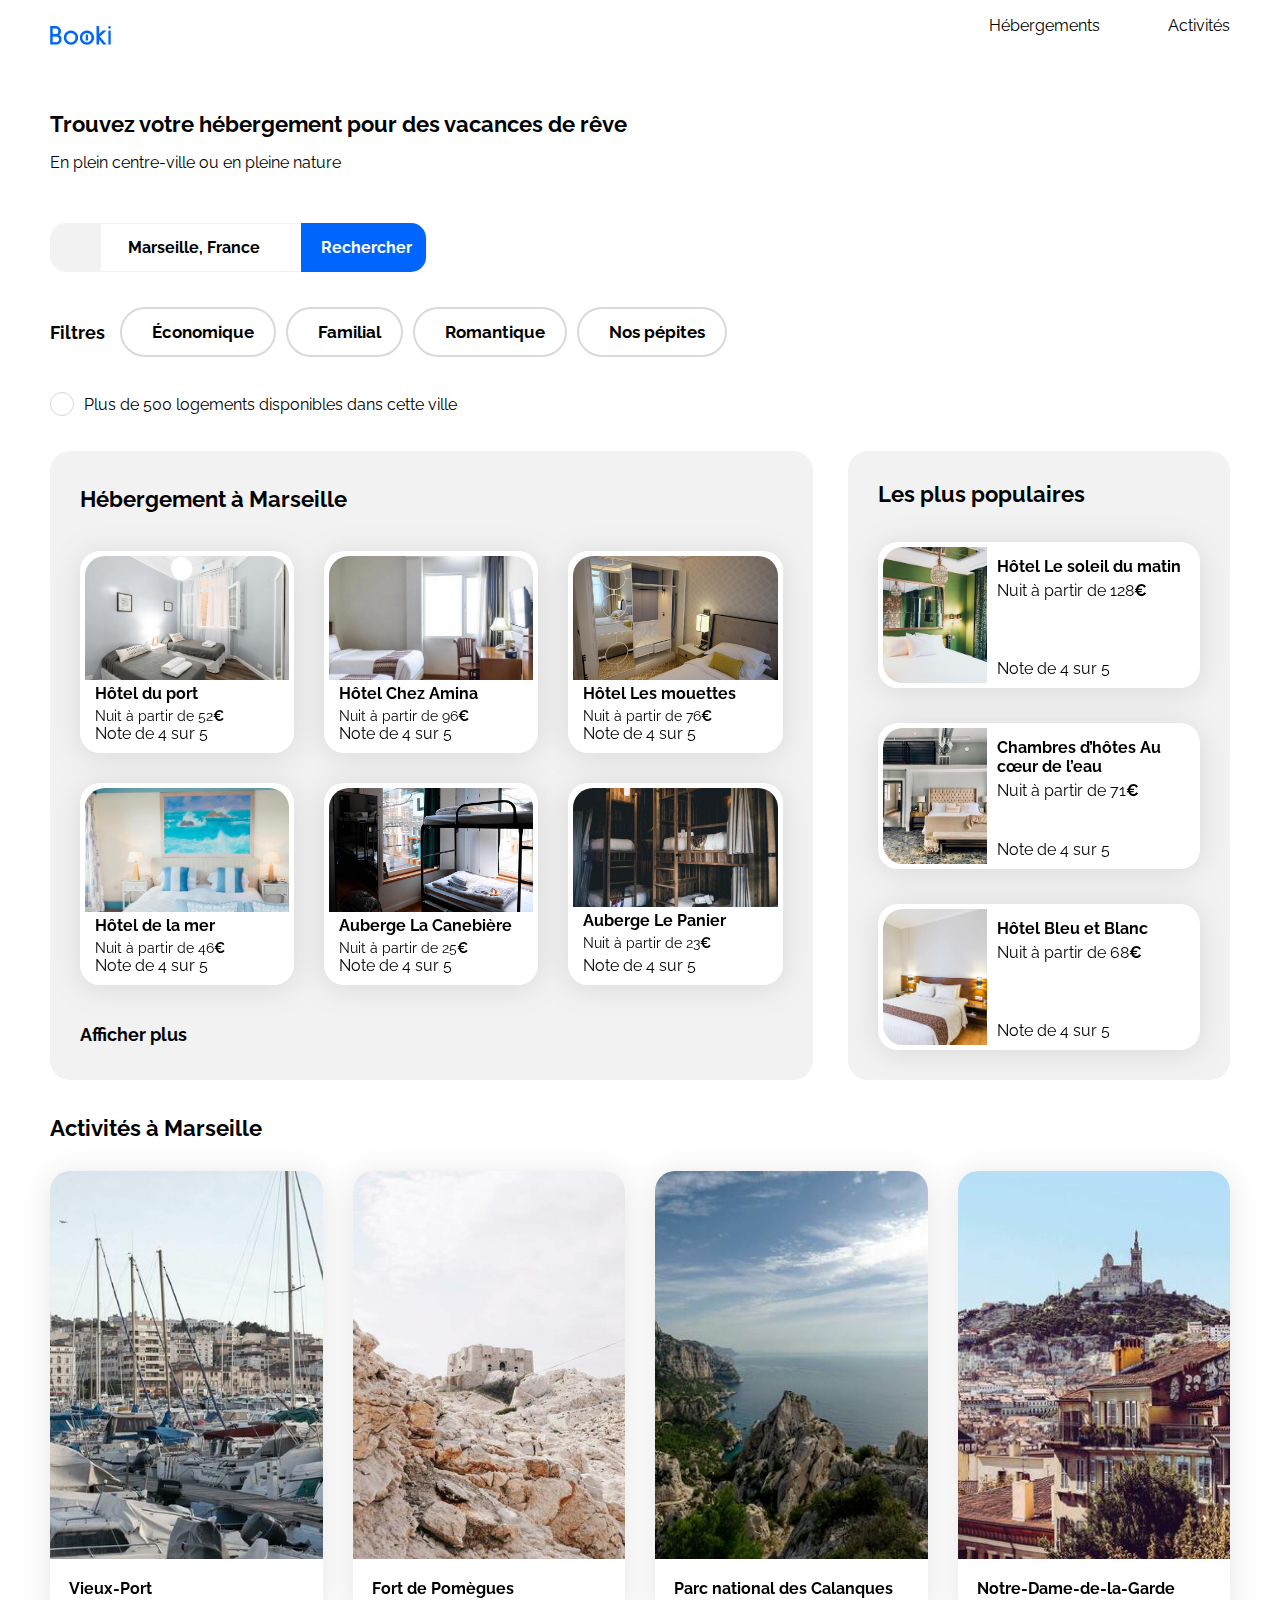
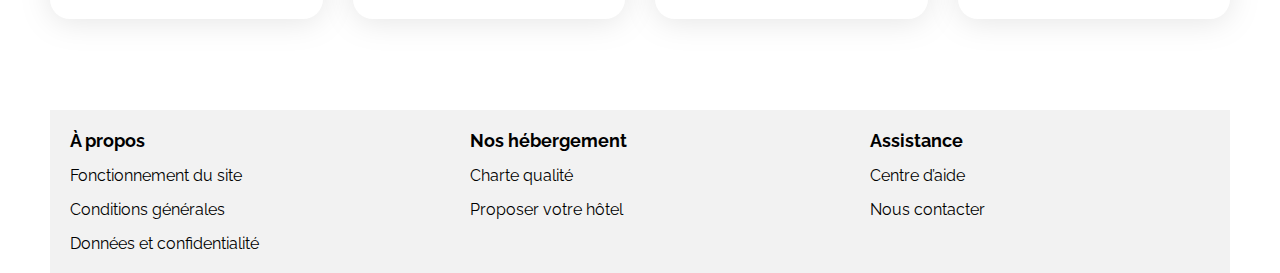
<file: index.html>
<!DOCTYPE html>
<html lang="fr">

<head>
    <meta charset="UTF-8">
    <meta name="viewport" content="width=device-width, initial-scale=1.0">
    <title>Booki</title>
    <link rel="preconnect" href="https://fonts.googleapis.com">
    <link rel="preconnect" href="https://fonts.gstatic.com" crossorigin>
    <link href="https://fonts.googleapis.com/css2?family=Raleway:wght@400;500;700&display=swap" rel="stylesheet">
    <link rel="stylesheet" href="https://cdnjs.cloudflare.com/ajax/libs/font-awesome/6.2.1/css/all.min.css"
        integrity="sha512-MV7K8+y+gLIBoVD59lQIYicR65iaqukzvf/nwasF0nqhPay5w/9lJmVM2hMDcnK1OnMGCdVK+iQrJ7lzPJQd1w=="
        crossorigin="anonymous" referrerpolicy="no-referrer">
    <link rel="stylesheet" href="./css/utilities.css">
    <link rel="stylesheet" href="./css/style.css">
</head>

<body class="flex justify-center p-0 m-0">
    <div class="main-container container">
        <header class="mb-30">
            <nav id="navbar" class="flex flex-wrap justify-between gap-20 items-center">
                <img src="images/logo/Booki.png" alt="Logo de Booki" class="logo mt-20">
                <ul class="nav-links flex justify-between h-full">
                    <li class="h-full no-style"><a href="#lodgements">Hébergements</a></li>
                    <li class="h-full no-style"><a href="#activities">Activités</a></li>
                </ul>
            </nav>
        </header>
        <main class="flex flex-col gap-35">
            <div id="title-text">
                <h1 class="title text-22 mt-30">Trouvez votre hébergement pour des vacances de rêve</h1>
                <p>En plein centre-ville ou en pleine nature</p>
            </div>
            <div id="search-bar" class="p-0">
                <form action="#" method="get" class="search-form flex items-center justify-between w-full h-full">
                    <i
                        class="fa-solid fa-location-dot flex justify-center items-center h-full rounded-l-15 bg-main-color text-black w-50px"></i>
                    <input type="search" name="search" id="search-input" placeholder="Marseille, France"
                        class="text-center w-half h-full text-16 font-bold no-border">
                    <button type="submit" id="search-btn"
                        class="search-btn w-third main-color text-white font-bold text-16 py-15 px-20 no-border rounded-r-15 box-sizing">
                        <span>Rechercher</span>
                        <i class="fa-solid fa-magnifying-glass text-white justify-center items-center"></i>
                    </button>
                </form>
            </div>
            <div id="flex-filters" class="flex items-center justify-start gap-15 h-50">
                <h2 id="filter-title" class="text-18 font-bold">Filtres</h2>
                <div id="filters" class="flex items-center justify-between gap-10 my-25 h-50">
                    <div id="filter-economy"
                        class="filter-container flex justify-center items-center h-full gap-10 px-20 border rounded-25 bg-filter-color">
                        <i class="fa-solid fa-money-bill-wave"></i>
                        <a href="#" class="filter-link text-black text-17 font-bold">Économique</a>
                    </div>
                    <div id="filter-family"
                        class="filter-container flex justify-center items-center h-full gap-10 px-20 border rounded-25 bg-filter-color">
                        <i class="fa-solid fa-person"></i>
                        <a href="#" class="filter-link text-black text-17 font-bold">Familial</a>
                    </div>
                    <div id="filter-romantic"
                        class="filter-container flex justify-center items-center h-full gap-10 px-20 border rounded-25 bg-filter-color">
                        <i class="fa-solid fa-heart"></i>
                        <a href="#" class="filter-link text-black text-17 font-bold">Romantique</a>
                    </div>
                    <div id="filter-trendy"
                        class="filter-container flex justify-center items-center h-full gap-10 px-20 border rounded-25 bg-filter-color">
                        <i class="fa-solid fa-fire"></i>
                        <a href="#" class="filter-link text-black text-17 font-bold">Nos pépites</a>
                    </div>
                </div>
            </div>
            <div id="nb-results" class="flex justify-start items-center gap-10">
                <i id="info_logo" class="fa-solid fa-info flex justify-center items-center border rounded-full"></i>
                <p class="m-0">Plus de 500 logements disponibles dans cette ville</p>
            </div>
            <div class="lodgements-and-popular flex justify-between gap-35">
                <section id="lodgements"
                    class="lodgements flex flex-col justify-around w-two-thirds p-30 gap-30 box-sizing rounded-20 bg-main-color">
                    <div class="lodgements-title flex justify-between items-center">
                        <h2 class="section-title m-0 text-22">Hébergement à Marseille</h2>
                    </div>
                    <div class="lodgements-cards flex flex-wrap justify-between gap-30">
                        <a href="#">
                            <article class="card flex-col box-sizing w-full h-full">
                                <img src="./images/hebergements/fred-kleber.jpg"
                                    alt="Image de la chambre d'hôtel montrant un lit"
                                    class="self-center img-cover w-full rounded-t-20">
                                <div class="card-content justify-between pl-10 flex flex-col">
                                    <div class="card-txt">
                                        <h3 class="card-title text-16 mb-5">Hôtel du port</h3>
                                        <p class="card-subtitle text-14 m-0">Nuit à partir de 52<span
                                                class="euro font-bold">€</span></p>
                                    </div>
                                    <div class="card-rating mb-5">
                                        <i class="fa-xs fa-solid fa-star" aria-hidden="true"></i>
                                        <i class="fa-xs fa-solid fa-star" aria-hidden="true"></i>
                                        <i class="fa-xs fa-solid fa-star" aria-hidden="true"></i>
                                        <i class="fa-xs fa-solid fa-star" aria-hidden="true"></i>
                                        <i class="fa-xs fa-solid fa-star neutral-star" aria-hidden="true"></i>
                                        <span class="sr-only">Note de 4 sur 5</span>
                                    </div>
                                </div>
                            </article>
                        </a>
                        <a href="#">
                            <article class="card flex-col box-sizing w-full h-full">
                                <img src="./images/hebergements/febrian-zakaria.jpg"
                                    alt="Image de la chambre d'hôtel montrant un lit"
                                    class="self-center img-cover w-full rounded-t-20">
                                <div class="card-content justify-between pl-10 flex flex-col">
                                    <div class="card-txt">
                                        <h3 class="card-title text-16 mb-5">Hôtel Chez Amina</h3>
                                        <p class="card-subtitle text-14 m-0">Nuit à partir de 96<span
                                                class="euro font-bold">€</span></p>
                                    </div>
                                    <div class="card-rating mb-5">
                                        <i class="fa-xs fa-solid fa-star" aria-hidden="true"></i>
                                        <i class="fa-xs fa-solid fa-star" aria-hidden="true"></i>
                                        <i class="fa-xs fa-solid fa-star" aria-hidden="true"></i>
                                        <i class="fa-xs fa-solid fa-star" aria-hidden="true"></i>
                                        <i class="fa-xs fa-solid fa-star neutral-star" aria-hidden="true"></i>
                                        <span class="sr-only">Note de 4 sur 5</span>
                                    </div>
                                </div>
                            </article>
                        </a>
                        <a href="#">
                            <article class="card flex-col box-sizing w-full h-full">
                                <img src="./images/hebergements/reisetopia.jpg"
                                    alt="Image de la chambre d'hôtel montrant un lit"
                                    class="self-center img-cover w-full rounded-t-20">
                                <div class="card-content justify-between pl-10 flex flex-col">
                                    <div class="card-txt">
                                        <h3 class="card-title text-16 mb-5">Hôtel Les mouettes</h3>
                                        <p class="card-subtitle text-14 m-0">Nuit à partir de 76<span
                                                class="euro font-bold">€</span></p>
                                    </div>
                                    <div class="card-rating mb-5">
                                        <i class="fa-xs fa-solid fa-star" aria-hidden="true"></i>
                                        <i class="fa-xs fa-solid fa-star" aria-hidden="true"></i>
                                        <i class="fa-xs fa-solid fa-star" aria-hidden="true"></i>
                                        <i class="fa-xs fa-solid fa-star" aria-hidden="true"></i>
                                        <i class="fa-xs fa-solid fa-star neutral-star" aria-hidden="true"></i>
                                        <span class="sr-only">Note de 4 sur 5</span>
                                    </div>
                                </div>
                            </article>
                        </a>
                        <a href="#">
                            <article class="card flex-col box-sizing w-full h-full">
                                <img src="./images/hebergements/annie-spratt.jpg"
                                    alt="Image de la chambre d'hôtel montrant un lit"
                                    class="self-center img-cover w-full rounded-t-20">
                                <div class="card-content justify-between pl-10 flex flex-col">
                                    <div class="card-txt">
                                        <h3 class="card-title text-16 mb-5">Hôtel de la mer</h3>
                                        <p class="card-subtitle text-14 m-0">Nuit à partir de 46<span
                                                class="euro font-bold">€</span></p>
                                    </div>
                                    <div class="card-rating mb-5">
                                        <i class="fa-xs fa-solid fa-star" aria-hidden="true"></i>
                                        <i class="fa-xs fa-solid fa-star" aria-hidden="true"></i>
                                        <i class="fa-xs fa-solid fa-star" aria-hidden="true"></i>
                                        <i class="fa-xs fa-solid fa-star" aria-hidden="true"></i>
                                        <i class="fa-xs fa-solid fa-star neutral-star" aria-hidden="true"></i>
                                        <span class="sr-only">Note de 4 sur 5</span>
                                    </div>
                                </div>
                            </article>
                        </a>
                        <a href="#">
                            <article class="card flex-col box-sizing w-full h-full">
                                <img src="./images/hebergements/marcus-loke.jpg"
                                    alt="Image de la chambre d'hôtel montrant un lit"
                                    class="self-center img-cover w-full rounded-t-20">
                                <div class="card-content justify-between pl-10 flex flex-col">
                                    <div class="card-txt">
                                        <h3 class="card-title text-16 mb-5">Auberge La Canebière</h3>
                                        <p class="card-subtitle text-14 m-0">Nuit à partir de 25<span
                                                class="euro font-bold">€</span></p>
                                    </div>
                                    <div class="card-rating mb-5">
                                        <i class="fa-xs fa-solid fa-star" aria-hidden="true"></i>
                                        <i class="fa-xs fa-solid fa-star" aria-hidden="true"></i>
                                        <i class="fa-xs fa-solid fa-star" aria-hidden="true"></i>
                                        <i class="fa-xs fa-solid fa-star" aria-hidden="true"></i>
                                        <i class="fa-xs fa-solid fa-star neutral-star" aria-hidden="true"></i>
                                        <span class="sr-only">Note de 4 sur 5</span>
                                    </div>
                                </div>
                            </article>
                        </a>
                        <a href="#">
                            <article class="card flex-col box-sizing w-full h-full">
                                <img src="./images/hebergements/nicate-lee.jpg"
                                    alt="Image de la chambre d'hôtel montrant un lit"
                                    class="self-center img-cover w-full rounded-t-20">
                                <div class="card-content justify-between pl-10 flex flex-col">
                                    <div class="card-txt">
                                        <h3 class="card-title text-16 mb-5">Auberge Le Panier</h3>
                                        <p class="card-subtitle text-14 m-0">Nuit à partir de 23<span
                                                class="euro font-bold">€</span></p>
                                    </div>
                                    <div class="card-rating mb-5">
                                        <i class="fa-xs fa-solid fa-star" aria-hidden="true"></i>
                                        <i class="fa-xs fa-solid fa-star" aria-hidden="true"></i>
                                        <i class="fa-xs fa-solid fa-star" aria-hidden="true"></i>
                                        <i class="fa-xs fa-solid fa-star" aria-hidden="true"></i>
                                        <i class="fa-xs fa-solid fa-star neutral-star" aria-hidden="true"></i>
                                        <span class="sr-only">Note de 4 sur 5</span>
                                    </div>
                                </div>
                            </article>
                        </a>
                    </div>
                    <a href="#" id="display-more" class="font-bold text-18">Afficher plus</a>
                </section>
                <section id="popular" class="popular w-third p-30 rounded-20 bg-main-color">
                    <div class="popular-title flex justify-between items-center">
                        <h2 class="section-title m-0 text-22">Les plus populaires</h2>
                        <i class="fa-solid fa-chart-line" aria-hidden="true"></i>
                    </div>
                    <div class="popular-cards">
                        <a href="#">
                            <article class="card flex mt-35">
                                <img src="./images/hebergements/emile-guillemot.jpg"
                                    alt="Image de la chambre d'hôtel montrant un lit"
                                    class="w-third rounded-l-20 img-cover">
                                <div class="card-content flex flex-col justify-between w-two-thirds box-sizing pl-10">
                                    <div class="card-txt">
                                        <h3 class="card-title text-16 mb-5">Hôtel Le soleil du matin</h3>
                                        <p class="card-subtitle m-0">Nuit à partir de 128<span
                                                class="euro font-bold">€</span></p>
                                    </div>
                                    <div class="card-rating mb-5">
                                        <i class="fa-xs fa-solid fa-star" aria-hidden="true"></i>
                                        <i class="fa-xs fa-solid fa-star" aria-hidden="true"></i>
                                        <i class="fa-xs fa-solid fa-star" aria-hidden="true"></i>
                                        <i class="fa-xs fa-solid fa-star" aria-hidden="true"></i>
                                        <i class="fa-xs fa-solid fa-star neutral-star" aria-hidden="true"></i>
                                        <span class="sr-only">Note de 4 sur 5</span>
                                    </div>
                                </div>
                            </article>
                        </a>
                        <a href="#">
                            <article class="card flex mt-35">
                                <img src="./images/hebergements/aw-creative.jpg"
                                    alt="Image de la chambre d'hôtel montrant un lit"
                                    class="w-third rounded-l-20 img-cover">
                                <div class="card-content flex flex-col justify-between w-two-thirds box-sizing pl-10">
                                    <div class="card-txt">
                                        <h3 class="card-title text-16 mb-5">Chambres d’hôtes Au cœur de l’eau</h3>
                                        <p class="card-subtitle m-0">Nuit à partir de 71<span
                                                class="euro font-bold">€</span></p>
                                    </div>
                                    <div class="card-rating mb-5">
                                        <i class="fa-xs fa-solid fa-star" aria-hidden="true"></i>
                                        <i class="fa-xs fa-solid fa-star" aria-hidden="true"></i>
                                        <i class="fa-xs fa-solid fa-star" aria-hidden="true"></i>
                                        <i class="fa-xs fa-solid fa-star" aria-hidden="true"></i>
                                        <i class="fa-xs fa-solid fa-star neutral-star" aria-hidden="true"></i>
                                        <span class="sr-only">Note de 4 sur 5</span>
                                    </div>
                                </div>
                            </article>
                        </a>
                        <a href="#">
                            <article class="card flex mt-35">
                                <img src="./images/hebergements/febrian-zakaria2.jpg"
                                    alt="Image de la chambre d'hôtel montrant un lit"
                                    class="w-third rounded-l-20 img-cover">
                                <div class="card-content flex flex-col justify-between w-two-thirds box-sizing pl-10">
                                    <div class="card-txt">
                                        <h3 class="card-title text-16 mb-5">Hôtel Bleu et Blanc</h3>
                                        <p class="card-subtitle m-0">Nuit à partir de 68<span
                                                class="euro font-bold">€</span></p>
                                    </div>
                                    <div class="card-rating mb-5">
                                        <i class="fa-xs fa-solid fa-star" aria-hidden="true"></i>
                                        <i class="fa-xs fa-solid fa-star" aria-hidden="true"></i>
                                        <i class="fa-xs fa-solid fa-star" aria-hidden="true"></i>
                                        <i class="fa-xs fa-solid fa-star" aria-hidden="true"></i>
                                        <i class="fa-xs fa-solid fa-star neutral-star" aria-hidden="true"></i>
                                        <span class="sr-only">Note de 4 sur 5</span>
                                    </div>
                                </div>
                            </article>
                        </a>
                    </div>
                </section>
            </div>
            <section id="activities" class="flex flex-col gap-30">
                <h2 class="section-title m-0 text-22">Activités à Marseille</h2>
                <div class="activities-cards flex flex-wrap w-full h-four-fifth gap-30 p-0">
                    <a href="#" class="h-full">
                        <article class="card flex flex-col justify-between h-full p-0 gap-0">
                            <img src="./images/activites/reno-laithienne.jpg"
                                alt="Image de la chambre d'hôtel montrant un lit"
                                class="w-full no-border rounded-t-20 img-cover">
                            <div class="card-txt flex items-center">
                                <h3 class="card-title text-16 m-0">Vieux-Port</h3>
                            </div>
                        </article>
                    </a>
                    <a href="#" class="h-full">
                        <article class="card flex flex-col justify-between h-full p-0 gap-0">
                            <img src="./images/activites/paul-hermann.jpg"
                                alt="Image de la chambre d'hôtel montrant un lit"
                                class="w-full no-border rounded-t-20 img-cover">
                            <div class="card-txt flex items-center">
                                <h3 class="card-title text-16 m-0">Fort de Pomègues</h3>
                            </div>
                        </article>
                    </a>
                    <a href="#" class="h-full">
                        <article class="card flex flex-col justify-between h-full p-0 gap-0">
                            <img src="./images/activites/kilyan-sockalingum.jpg"
                                alt="Image de la chambre d'hôtel montrant un lit"
                                class="w-full no-border rounded-t-20 img-cover">
                            <div class="card-txt flex items-center">
                                <h3 class="card-title text-16 m-0">Parc national des Calanques</h3>
                            </div>
                        </article>
                    </a>
                    <a href="#" class="h-full">
                        <article class="card flex flex-col justify-between h-full p-0 gap-0">
                            <img src="./images/activites/florian-wehde.jpg"
                                alt="Image de la chambre d'hôtel montrant un lit"
                                class="w-full no-border rounded-t-20 img-cover">
                            <div class="card-txt flex items-center">
                                <h3 class="card-title text-16 m-0">Notre-Dame-de-la-Garde</h3>
                            </div>
                        </article>
                    </a>
                </div>
            </section>
        </main>

        <footer>
            <nav id="footer-nav" class="flex justify-between gap-20 w-full mt-35 bg-main-color">
                <div class="footer-div flex flex-col gap-15 p-20 h-full">
                    <h3 class="footer-title flex items-center m-0 text-18">À propos</h3>
                    <ul class="flex flex-col items-start justify-start gap-15 m-0 p-0 no-style">
                        <li><a href="#">Fonctionnement du site</a></li>
                        <li><a href="#">Conditions générales</a></li>
                        <li><a href="#">Données et confidentialité</a></li>
                    </ul>
                </div>
                <div class="footer-div flex flex-col gap-15 p-20 h-full">
                    <h3 class="footer-title flex m-0 text-18">Nos hébergement</h3>
                    <ul class="flex flex-col items-start justify-start gap-15 m-0 p-0 no-style">
                        <li><a href="#">Charte qualité</a></li>
                        <li><a href="#">Proposer votre hôtel</a></li>
                    </ul>
                </div>
                <div class="footer-div flex flex-col gap-15 p-20 h-full">
                    <h3 class="footer-title flex m-0 text-18">Assistance</h3>
                    <ul class="flex flex-col items-start justify-start gap-15 m-0 p-0 no-style">
                        <li><a href="#">Centre d’aide</a></li>
                        <li><a href="#">Nous contacter</a></li>
                    </ul>
                </div>
            </nav>
        </footer>
    </div>
</body>

</html>
</file>
<file: css/style.css>
/****** Header *******/

/********** Navbar ***********/
#navbar ul {
    gap: 68px;
}
#navbar ul li a:hover {
    color: var(--main-color);
    border-top: 2px solid var(--main-color);
    padding-top: calc(1rem - 2px);
}
#navbar img {
    width: 61px;
    height: 19px;
}

/**** Main ****/
#info_logo {
    width: 24px;  /* Taille du rond */
    height: 24px; /* Taille du rond */
    border-width: 1px;
}
#info_logo::before {
    font-size: 10px; /* Taille du texte correspondant à la hauteur */
}

/****** Search and Filters ***********/
#search-bar {
    width: 377px;
    height: 49px;
}
.search-form {
    border-left: none;
    border-right: none;
    border: 1px solid var(--main-bg-color);
    border-radius: 15px;
}
input::placeholder {
    color: black;
}
#search-btn .fa-solid {
    display: none;
}

/****** lodgements ***********/
.lodgements a {
    width: calc((100% - 60px) / 3);
}
.lodgements-cards .card-title {
    margin-top: 4px;
}
.lodgements-cards .card-content {
    height: 40%;
    width: 100%;
}
.lodgements-cards img {
    height: 124px;
}

/****** popular ***********/
.popular-cards img {
    height: 136px;
}
.popular-cards .card-title {
    margin-top: 10px;
}

/****** Activités ***********/
#activities {
    height: 560px;
}
.activities-cards a {
    width: calc((100% - 90px) / 4);
}
.activities-cards img {
    height: 86.5%;
}
.activities-cards a .card .card-txt {
    height: 13.4%;
    padding: 0 19px;
    align-items: center;
}

/******** Footer ***********/
#footer-nav {
    height: 8.62%;
}
.footer-div {
    width: calc((100%) / 3);
}

/****** Media queries ***********/
/* Medium devices (tablets, less/equal than 1024px) */
@media (max-width: 1024px) {

    /**** Filters ****/
    #flex-filters {
        height: 91px;
        width: 668px;
        gap: 20px;
        flex-direction: column;
        align-items: flex-start;
    }
    #filter-title {
        margin: 0;
    }
    #filters {
        height: 100%;
        width: 100%;
        margin: 0;
    }
    .filter-container {
        padding: 0;
        height: 46px;
        width: 100%;
    }
    .filter-link {
        font-size: 16px;
    }
    #filters-txt h2 {
        margin: 0;
    }

    /**** Main ****/

    /***** Lodgements and Popular *****/
    .lodgements-and-popular {
        flex-direction: column;
    }
    .lodgements {
        width: 100%;
        height: 43.75%;
    }
    .lodgements-cards .card {
        flex-basis: calc(50% - 60px);
    }
    .popular {
        width: 100%;
        margin-top: 20px;
        gap: 20px;
    }
    .popular-cards {
        display: flex;
        flex-direction: row;
        justify-content: space-between;
    }
    .popular-cards a {
        width: 30%;
    }
    .popular-cards a .card {
        margin-top: 20px;
    }
    .popular-cards .card-title {
        font-size: 14px;
    }
    .popular-cards .card-subtitle {
        font-size: 13px;
    }

    /***** Activities *****/
    #activities {
        height: 390px;
    }
    .activities-cards {
        height: 270px;
    }
    .activities-cards .card a {
        width: calc((100% - 30px) / 4);
    }
    .activities-cards .card img {
        height: 74%;
    }
    .activities-cards a .card .card-txt {
        height: 26%;
        justify-self: center;
    }
    .activities-cards a .card .card-txt h3 {
        margin: 0;
        align-self: center;
    }
}

/* Small devices (phones, less than 768px) */
@media (max-width: 768px) {

    /* ... */
    .main-container {
        padding: 0;
    }
    header {
        display: flex;
        flex-direction: column;
        gap: 35px;
    }

    /**** Header ****/
    .title {
        margin: 0;
    }

    /* Navbar */
    #navbar {
        flex-direction: column;
        gap: 30px;
    }
    #navbar img {
        margin-top: 30px;
    }
    #navbar ul {
        display: flex;
        justify-content: center;
        width: 100%;
        gap: 0;
        padding: 0;
        margin: 0;
    }
    #navbar ul li {
        width: 100%;
        text-align: center;
    }
    #navbar ul li a {
        font-size: 19px;
        width: 100%;
        display: block;
        /* Permet de prendre toute la largeur */
        padding: 14px 0;
        /* Pour éviter un déplacement du texte au hover */
        border-bottom: 2px solid var(--main-bg-color);
        transition: border-color 0.3s ease, color 0.2s ease;
    }
    #navbar ul li a:hover {
        border: none;
        border-bottom: 2px solid var(--main-color)
    }

    /*** Search and Filters ***/
    #title-text,
    #search-bar,
    #flex-filters,
    #nb-results {
        padding-left: 20px;
        padding-right: 20px;
    }
    #flex-filters {
        padding: 0 20px 0 20px;
    }
    #search-input {
        width: calc((100% - 100px));
    }
    #search-btn span {
        display: none;
    }
    #search-bar {
        width: 100%;
    }
    #search-btn {
        width: 49px;
        border-radius: 15px;
        box-shadow: 0px 4px 4px rgba(0, 0, 0, 0.25);
    }
    #search-btn .fa-solid {
        display: flex;
        height: 19px;
    }
    #flex-filters {
        width: 100%;
        height: 161px;
    }
    #filters {
        flex-flow: row wrap;
    }
    #flex-filters h2, .popular {
        margin: 0;
    }
    .filter-container {
        width: calc((100% - 15px) / 2);
    }
    .filter-link {
        font-size: 14px;
    }
    #nb-results {
        justify-content: left;
        align-items: center;
    }
    #nb-results p {
        margin-bottom: 0;
    }
    /**** Main ****/
    .popular {
        order: -1;
    }
    .popular-cards, .lodgements-cards, #activities, #footer-nav {
        flex-direction: column;
    }
    .popular-cards a,
    .lodgements-cards a, #display-more,
    .activities-cards a,
     footer, #footer-nav, .footer-div {
        width: 100%;
    }
    .lodgements {
        background-color: transparent;
    }
    #activities {
        min-height: 970px;
        padding: 30px;
    }
    .activities-cards {
        height: 200px;
        gap : 15px;
    }

    /**** Footer ****/
    #footer-nav {
        height: 100%;
        padding: 30px;
    }
}
</file>
<file: css/utilities.css>
/* Variables et Reset */
:root {
    --main-color: #0065FC;
    --main-bg-color: #F2F2F2;
    --filter-bg-color: #DEEBFF;
    --color-border: #D9D9D9;
}

* {
    font-family: 'Raleway', sans-serif;
    box-sizing: border-box;
}

.fa-solid {
    color: var(--main-color);
}

.neutral-star {
    color: var(--main-bg-color)
}

a {
    color: inherit;
    text-decoration: none;
}

.card {
    display: flex;
    background-color: white;
    border-radius: 20px;
    padding: 5px;
    filter: drop-shadow(0px 3px 15px rgba(0, 0, 0, 0.1));
}

/* Layout Utilities */
.container {
    width: 100%;
	max-width: 1440px;
	padding: 0 50px;
	box-sizing: border-box;
}

.flex { display: flex; }
.flex-col { flex-direction: column; }
.flex-wrap { flex-wrap: wrap; }
.justify-between { justify-content: space-between; }
.justify-around { justify-content: space-around; }
.justify-center { justify-content: center; }
.justify-start { justify-content: flex-start; }
.items-center { align-items: center; }
.items-start { align-items: flex-start; }
.self-center { align-self: center; }

.gap-0 { gap: 0; }
.gap-10 { gap: 10px; }
.gap-15 { gap: 15px; }
.gap-20 { gap: 20px; }
.gap-30 { gap: 30px; }
.gap-35 { gap: 35px; }

/* Spacing */
.p-0 { padding: 0; }
.p-20 { padding: 20px; }
.p-30 { padding: 30px; }

.pl-10 { padding-left: 10px; }
.px-20 { padding-left: 20px; padding-right: 20px; }
.py-15 { padding-top: 15px; padding-bottom: 15px; }

.m-0 { margin: 0; }
.mt-20 { margin-top: 20px; }
.mb-5 { margin-bottom: 5px; }
.mb-30 { margin-bottom: 30px; }
.my-25 { margin-top: 25px; margin-bottom: 25px; }
.mt-30 { margin-top: 30px; }
.mt-35 { margin-top: 35px; }

/* Width & Height */
.w-full { width: 100%; }
.w-half { width: 50%; }
.w-third { width: 33.333%; }
.w-two-thirds { width: 66.666%; }
.w-50px { width: 50px; }

.h-50 { height: 50px; }
.h-four-fifth { height: 80%; }
.h-full { height: 100%; }

/* Colors */
.main-color { background-color: var(--main-color); }
.bg-filter-color:hover { background-color: var(--filter-bg-color); }
.bg-main-color { background-color: var(--main-bg-color); }
.bg-white { background-color: white; }
.text-black { color: black; }
.text-white { color: white; }

/* Typography */
.text-14 { font-size: 14px; }
.text-16 { font-size: 16px; }
.text-17 { font-size: 17px; }
.text-18 { font-size: 18px; }
.text-22 { font-size: 22px; }
.font-bold { font-weight: bold; }
.text-center { text-align: center; }
.no-style { list-style: none; }

/* Borders */
.no-border { border: 0; }
.rounded-full { border-radius: 50%; }
.rounded-20 { border-radius: 20px; }
.rounded-25 { border-radius: 25px; }
.rounded-l-15 { 
    border-top-left-radius: 15px;
    border-bottom-left-radius: 15px;
}
.rounded-r-15 { 
    border-top-right-radius: 15px;
    border-bottom-right-radius: 15px;
}
.rounded-l-20 { 
    border-top-left-radius: 20px;
    border-bottom-left-radius: 20px;
}
.rounded-t-20 {
    border-top-left-radius: 20px;
    border-top-right-radius: 20px;
}
.border { border: 2px solid var(--color-border); }
.box-sizing { box-sizing: border-box; }
.img-cover { object-fit: cover; }
</file>
